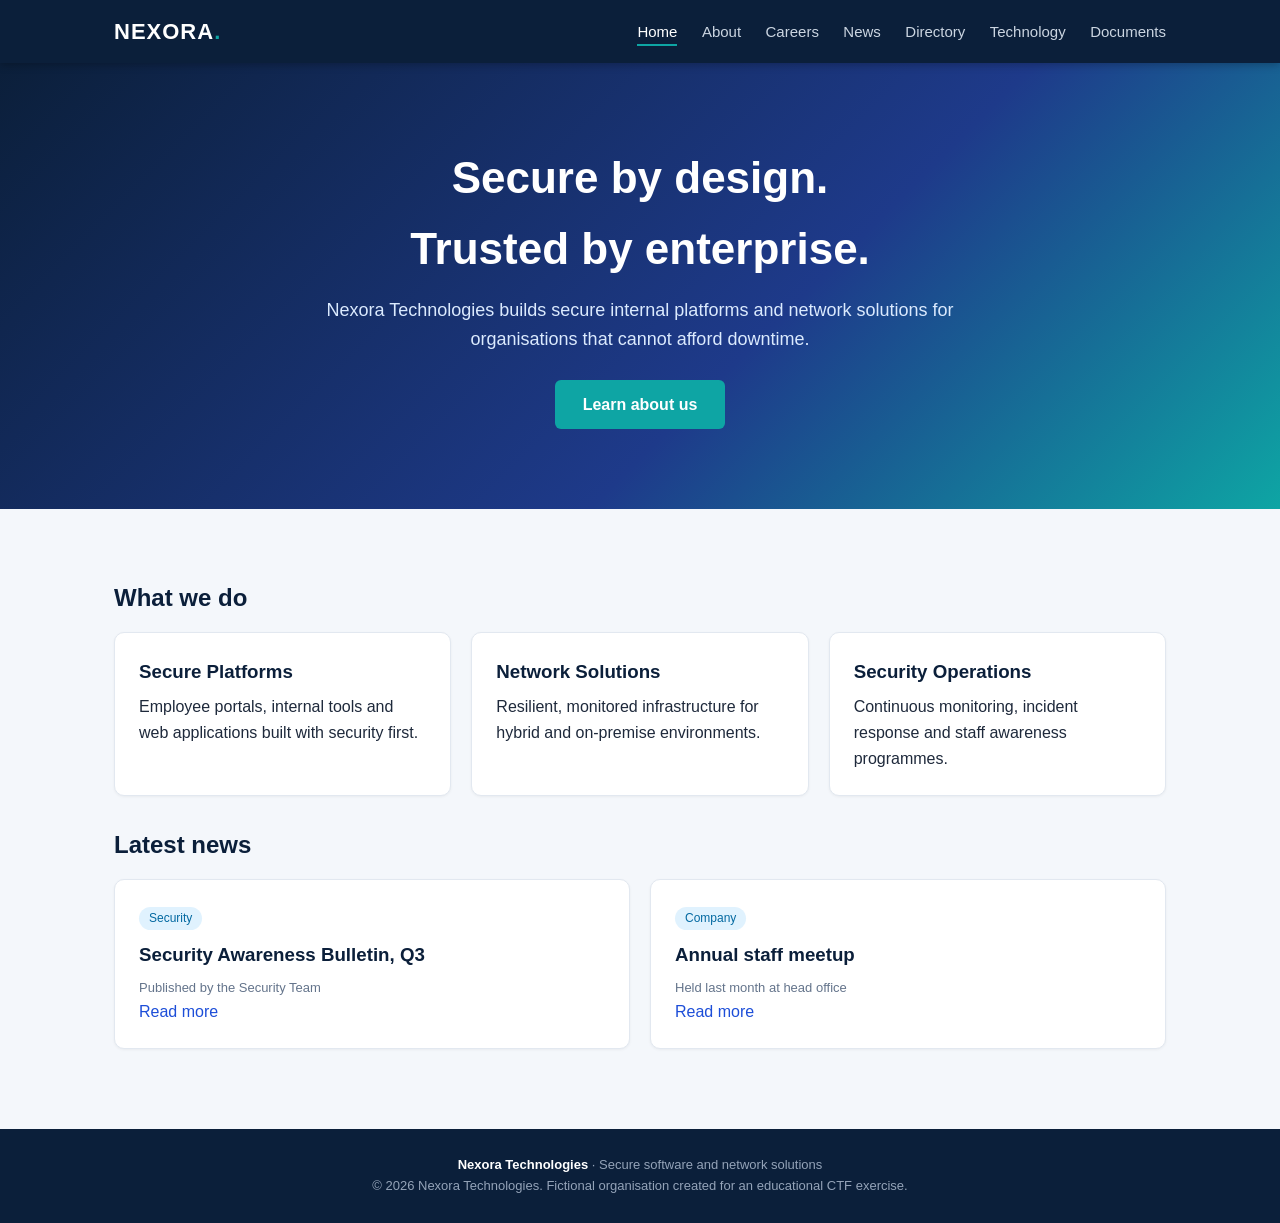
<file: ST-01/index.html>
<!DOCTYPE html>
<html lang="en"><head>
<meta charset="utf-8">
<meta name="viewport" content="width=device-width, initial-scale=1">
<title>Home | Nexora Technologies</title>
<link rel="icon" href="data:,">
<link rel="stylesheet" href="style.css">
</head><body>
<header><div class="bar">
<div class="logo">NEXORA<span>.</span></div>
<nav>
<a class="active" href="index.html">Home</a>
<a href="about.html">About</a>
<a href="careers.html">Careers</a>
<a href="news.html">News</a>
<a href="directory.html">Directory</a>
<a href="technology.html">Technology</a>
<a href="documents.html">Documents</a>
</nav></div></header>
<section class="hero">
<h1>Secure by design.<br>Trusted by enterprise.</h1>
<p>Nexora Technologies builds secure internal platforms and network solutions for organisations that cannot afford downtime.</p>
<a class="btn" href="about.html">Learn about us</a>
</section>
<main>
<h2>What we do</h2>
<div class="grid">
<div class="card"><h3>Secure Platforms</h3><p>Employee portals, internal tools and web applications built with security first.</p></div>
<div class="card"><h3>Network Solutions</h3><p>Resilient, monitored infrastructure for hybrid and on-premise environments.</p></div>
<div class="card"><h3>Security Operations</h3><p>Continuous monitoring, incident response and staff awareness programmes.</p></div>
</div>
<h2>Latest news</h2>
<div class="grid">
<div class="card"><span class="tag">Security</span><h3>Security Awareness Bulletin, Q3</h3><p class="date">Published by the Security Team</p><p><a href="news.html">Read more</a></p></div>
<div class="card"><span class="tag">Company</span><h3>Annual staff meetup</h3><p class="date">Held last month at head office</p><p><a href="news.html">Read more</a></p></div>
</div>
</main>
<footer><b>Nexora Technologies</b> &middot; Secure software and network solutions<br>
&copy; 2026 Nexora Technologies. Fictional organisation created for an educational CTF exercise.</footer>
</body></html>
</file>
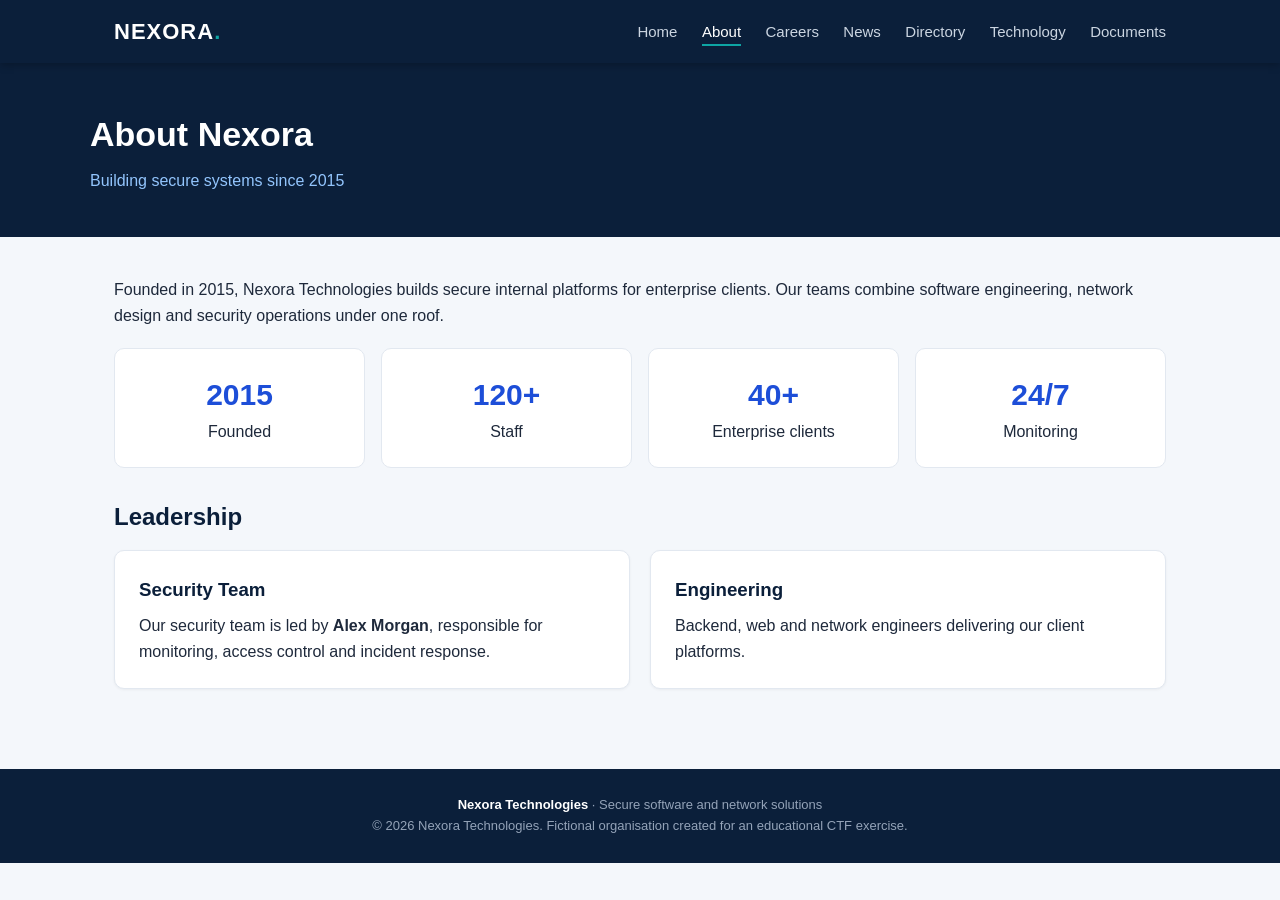
<file: ST-01/about.html>
<!DOCTYPE html>
<html lang="en"><head>
<meta charset="utf-8">
<meta name="viewport" content="width=device-width, initial-scale=1">
<title>About | Nexora Technologies</title>
<link rel="icon" href="data:,">
<link rel="stylesheet" href="style.css">
</head><body>
<header><div class="bar">
<div class="logo">NEXORA<span>.</span></div>
<nav>
<a href="index.html">Home</a>
<a class="active" href="about.html">About</a>
<a href="careers.html">Careers</a>
<a href="news.html">News</a>
<a href="directory.html">Directory</a>
<a href="technology.html">Technology</a>
<a href="documents.html">Documents</a>
</nav></div></header>
<div class="pagehead"><h1>About Nexora</h1><p>Building secure systems since 2015</p></div>
<main>
<p>Founded in 2015, Nexora Technologies builds secure internal platforms for enterprise clients. Our teams combine software engineering, network design and security operations under one roof.</p>
<div class="stats">
<div class="stat"><b>2015</b>Founded</div>
<div class="stat"><b>120+</b>Staff</div>
<div class="stat"><b>40+</b>Enterprise clients</div>
<div class="stat"><b>24/7</b>Monitoring</div>
</div>
<h2>Leadership</h2>
<div class="grid">
<div class="card"><h3>Security Team</h3><p>Our security team is led by <b>Alex Morgan</b>, responsible for monitoring, access control and incident response.</p></div>
<div class="card"><h3>Engineering</h3><p>Backend, web and network engineers delivering our client platforms.</p></div>
</div>
</main>
<footer><b>Nexora Technologies</b> &middot; Secure software and network solutions<br>
&copy; 2026 Nexora Technologies. Fictional organisation created for an educational CTF exercise.</footer>
</body></html>
</file>
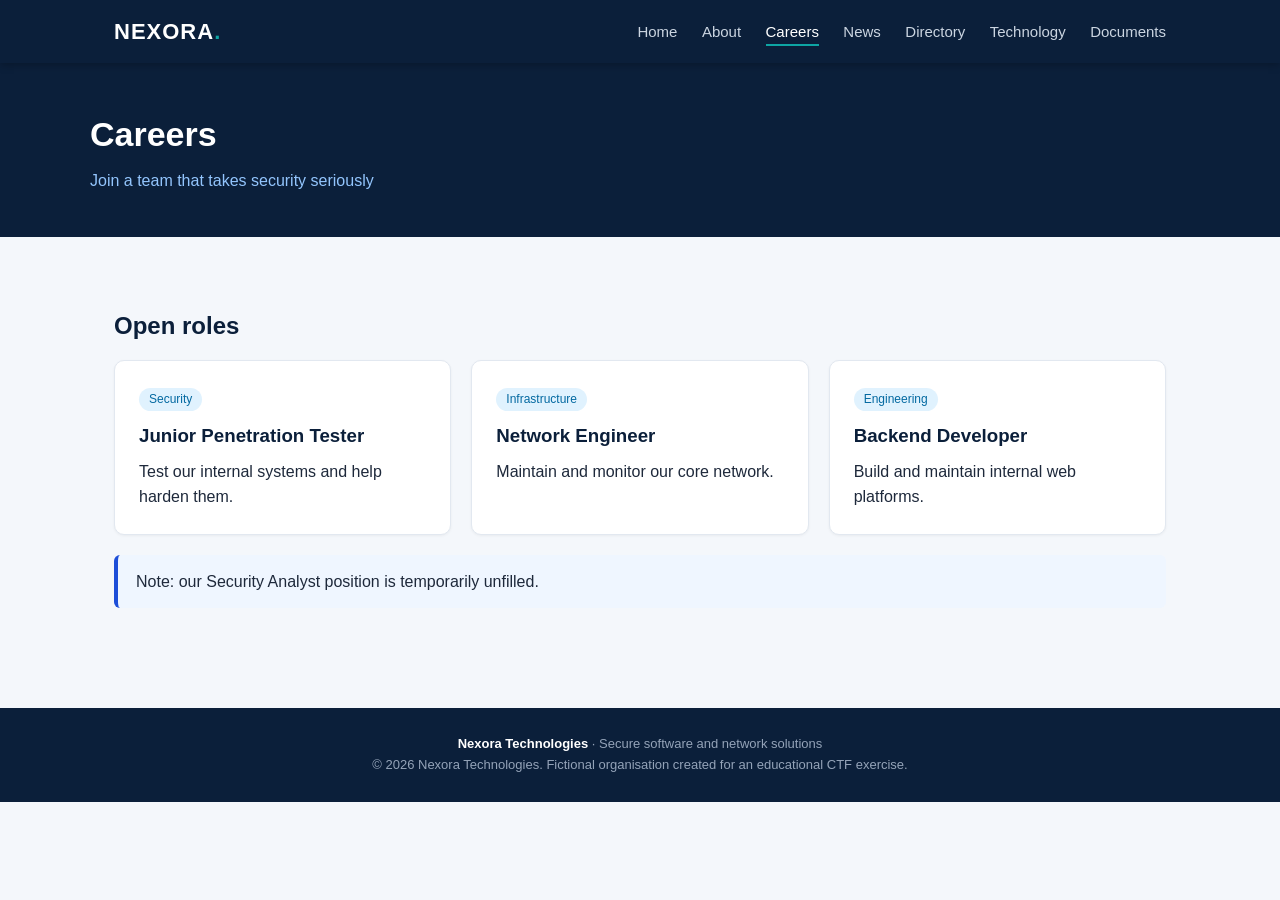
<file: ST-01/careers.html>
<!DOCTYPE html>
<html lang="en"><head>
<meta charset="utf-8">
<meta name="viewport" content="width=device-width, initial-scale=1">
<title>Careers | Nexora Technologies</title>
<link rel="icon" href="data:,">
<link rel="stylesheet" href="style.css">
</head><body>
<header><div class="bar">
<div class="logo">NEXORA<span>.</span></div>
<nav>
<a href="index.html">Home</a>
<a href="about.html">About</a>
<a class="active" href="careers.html">Careers</a>
<a href="news.html">News</a>
<a href="directory.html">Directory</a>
<a href="technology.html">Technology</a>
<a href="documents.html">Documents</a>
</nav></div></header>
<div class="pagehead"><h1>Careers</h1><p>Join a team that takes security seriously</p></div>
<main>
<h2>Open roles</h2>
<div class="grid">
<div class="card"><span class="tag">Security</span><h3>Junior Penetration Tester</h3><p>Test our internal systems and help harden them.</p></div>
<div class="card"><span class="tag">Infrastructure</span><h3>Network Engineer</h3><p>Maintain and monitor our core network.</p></div>
<div class="card"><span class="tag">Engineering</span><h3>Backend Developer</h3><p>Build and maintain internal web platforms.</p></div>
</div>
<div class="note">Note: our Security Analyst position is temporarily unfilled.</div>
</main>
<footer><b>Nexora Technologies</b> &middot; Secure software and network solutions<br>
&copy; 2026 Nexora Technologies. Fictional organisation created for an educational CTF exercise.</footer>
</body></html>
</file>
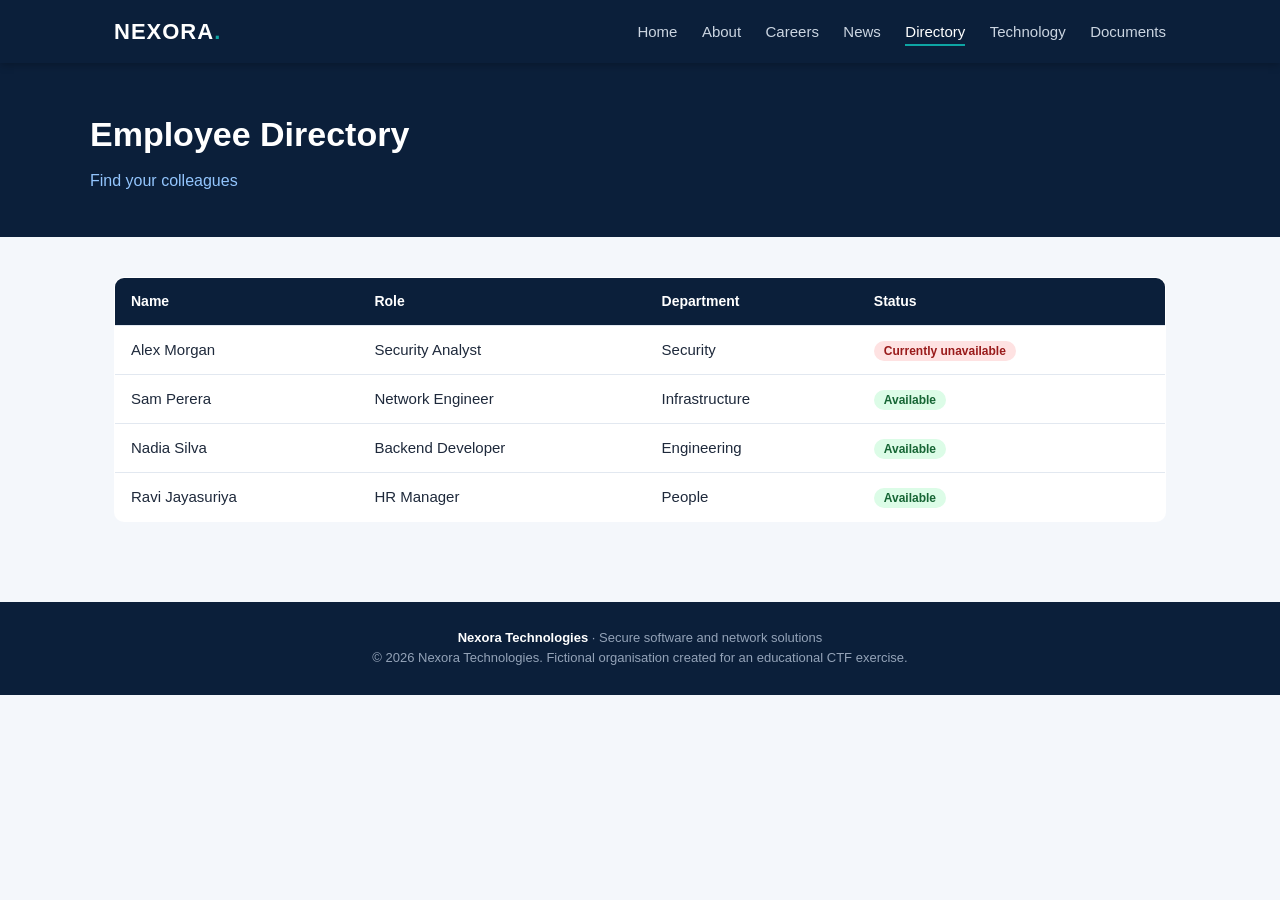
<file: ST-01/directory.html>
<!DOCTYPE html>
<html lang="en"><head>
<meta charset="utf-8">
<meta name="viewport" content="width=device-width, initial-scale=1">
<title>Employee Directory | Nexora Technologies</title>
<link rel="icon" href="data:,">
<link rel="stylesheet" href="style.css">
</head><body>
<header><div class="bar">
<div class="logo">NEXORA<span>.</span></div>
<nav>
<a href="index.html">Home</a>
<a href="about.html">About</a>
<a href="careers.html">Careers</a>
<a href="news.html">News</a>
<a class="active" href="directory.html">Directory</a>
<a href="technology.html">Technology</a>
<a href="documents.html">Documents</a>
</nav></div></header>
<div class="pagehead"><h1>Employee Directory</h1><p>Find your colleagues</p></div>
<main>
<table>
<tr><th>Name</th><th>Role</th><th>Department</th><th>Status</th></tr>
<tr><td>Alex Morgan</td><td>Security Analyst</td><td>Security</td><td><span class="badge away">Currently unavailable</span></td></tr>
<tr><td>Sam Perera</td><td>Network Engineer</td><td>Infrastructure</td><td><span class="badge ok">Available</span></td></tr>
<tr><td>Nadia Silva</td><td>Backend Developer</td><td>Engineering</td><td><span class="badge ok">Available</span></td></tr>
<tr><td>Ravi Jayasuriya</td><td>HR Manager</td><td>People</td><td><span class="badge ok">Available</span></td></tr>
</table>
</main>
<footer><b>Nexora Technologies</b> &middot; Secure software and network solutions<br>
&copy; 2026 Nexora Technologies. Fictional organisation created for an educational CTF exercise.</footer>
</body></html>
</file>
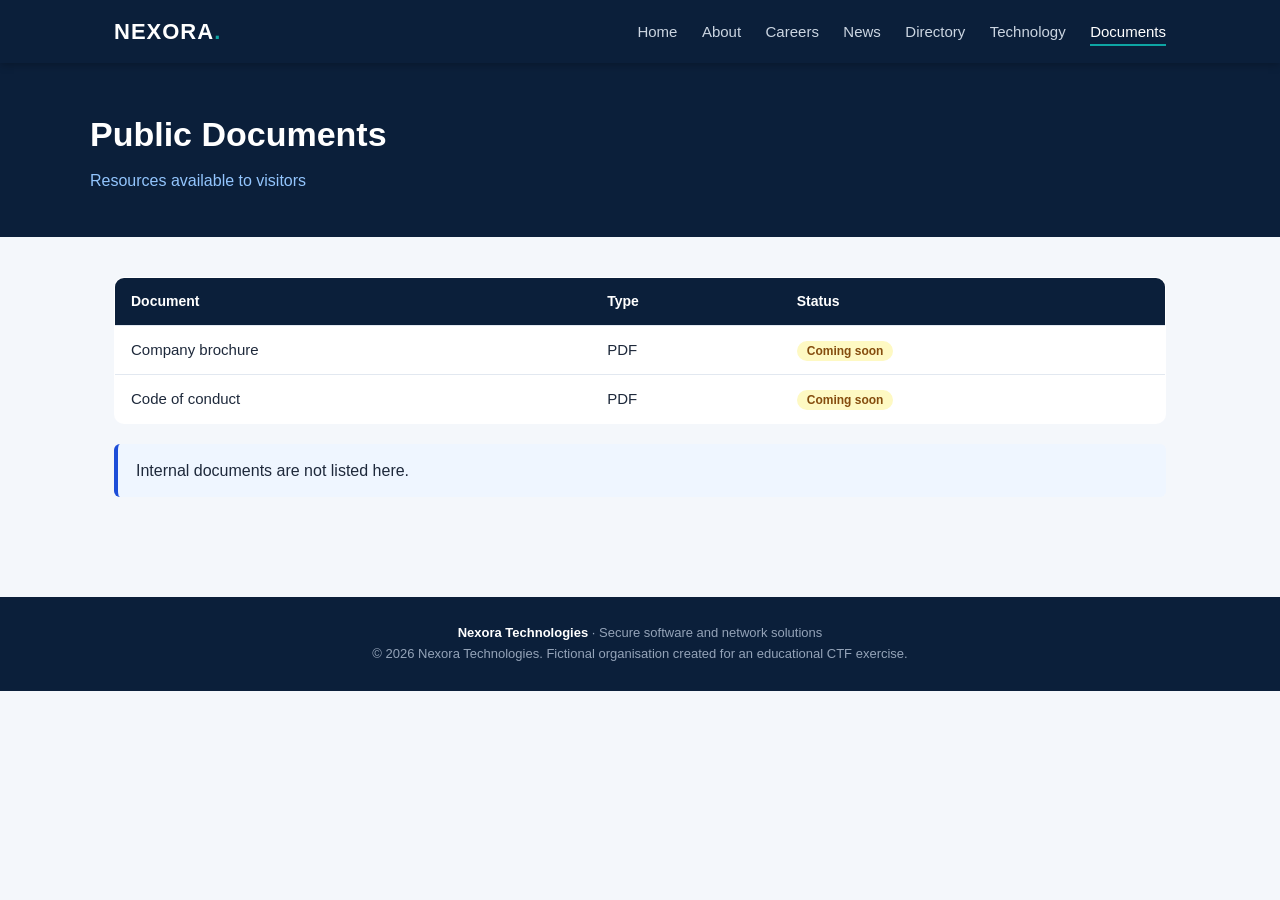
<file: ST-01/documents.html>
<!DOCTYPE html>
<html lang="en"><head>
<meta charset="utf-8">
<meta name="viewport" content="width=device-width, initial-scale=1">
<title>Documents | Nexora Technologies</title>
<link rel="icon" href="data:,">
<link rel="stylesheet" href="style.css">
</head><body>
<header><div class="bar">
<div class="logo">NEXORA<span>.</span></div>
<nav>
<a href="index.html">Home</a>
<a href="about.html">About</a>
<a href="careers.html">Careers</a>
<a href="news.html">News</a>
<a href="directory.html">Directory</a>
<a href="technology.html">Technology</a>
<a class="active" href="documents.html">Documents</a>
</nav></div></header>
<div class="pagehead"><h1>Public Documents</h1><p>Resources available to visitors</p></div>
<main>
<table>
<tr><th>Document</th><th>Type</th><th>Status</th></tr>
<tr><td>Company brochure</td><td>PDF</td><td><span class="badge soon">Coming soon</span></td></tr>
<tr><td>Code of conduct</td><td>PDF</td><td><span class="badge soon">Coming soon</span></td></tr>
</table>
<div class="note">Internal documents are not listed here.</div>
</main>
<footer><b>Nexora Technologies</b> &middot; Secure software and network solutions<br>
&copy; 2026 Nexora Technologies. Fictional organisation created for an educational CTF exercise.</footer>
</body></html>
</file>
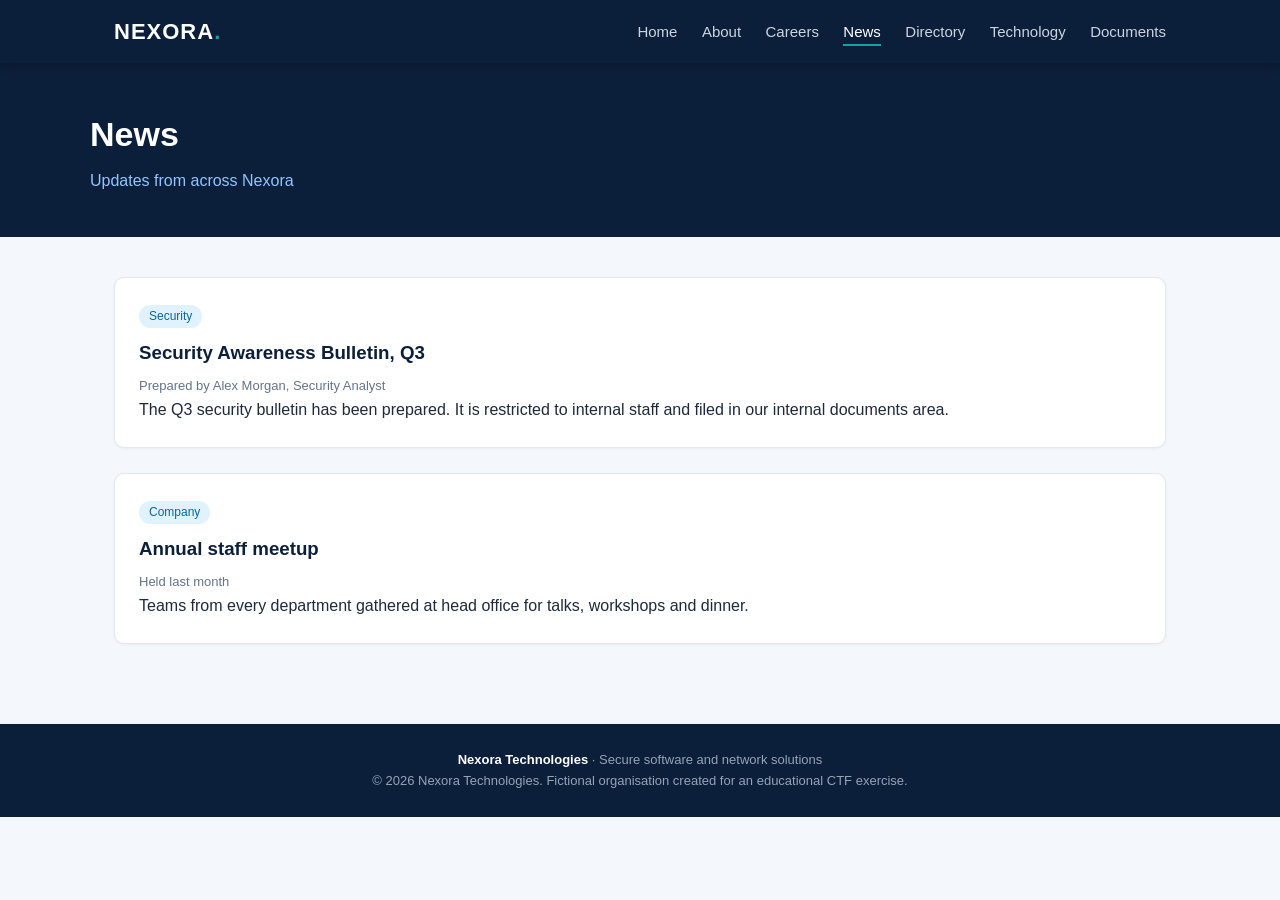
<file: ST-01/news.html>
<!DOCTYPE html>
<html lang="en"><head>
<meta charset="utf-8">
<meta name="viewport" content="width=device-width, initial-scale=1">
<title>News | Nexora Technologies</title>
<link rel="icon" href="data:,">
<link rel="stylesheet" href="style.css">
</head><body>
<header><div class="bar">
<div class="logo">NEXORA<span>.</span></div>
<nav>
<a href="index.html">Home</a>
<a href="about.html">About</a>
<a href="careers.html">Careers</a>
<a class="active" href="news.html">News</a>
<a href="directory.html">Directory</a>
<a href="technology.html">Technology</a>
<a href="documents.html">Documents</a>
</nav></div></header>
<div class="pagehead"><h1>News</h1><p>Updates from across Nexora</p></div>
<main>
<div class="card"><span class="tag">Security</span><h3>Security Awareness Bulletin, Q3</h3>
<p class="date">Prepared by Alex Morgan, Security Analyst</p>
<p>The Q3 security bulletin has been prepared. It is restricted to internal staff and filed in our internal documents area.</p></div>
<br>
<div class="card"><span class="tag">Company</span><h3>Annual staff meetup</h3>
<p class="date">Held last month</p>
<p>Teams from every department gathered at head office for talks, workshops and dinner.</p></div>
</main>
<footer><b>Nexora Technologies</b> &middot; Secure software and network solutions<br>
&copy; 2026 Nexora Technologies. Fictional organisation created for an educational CTF exercise.</footer>
</body></html>
</file>
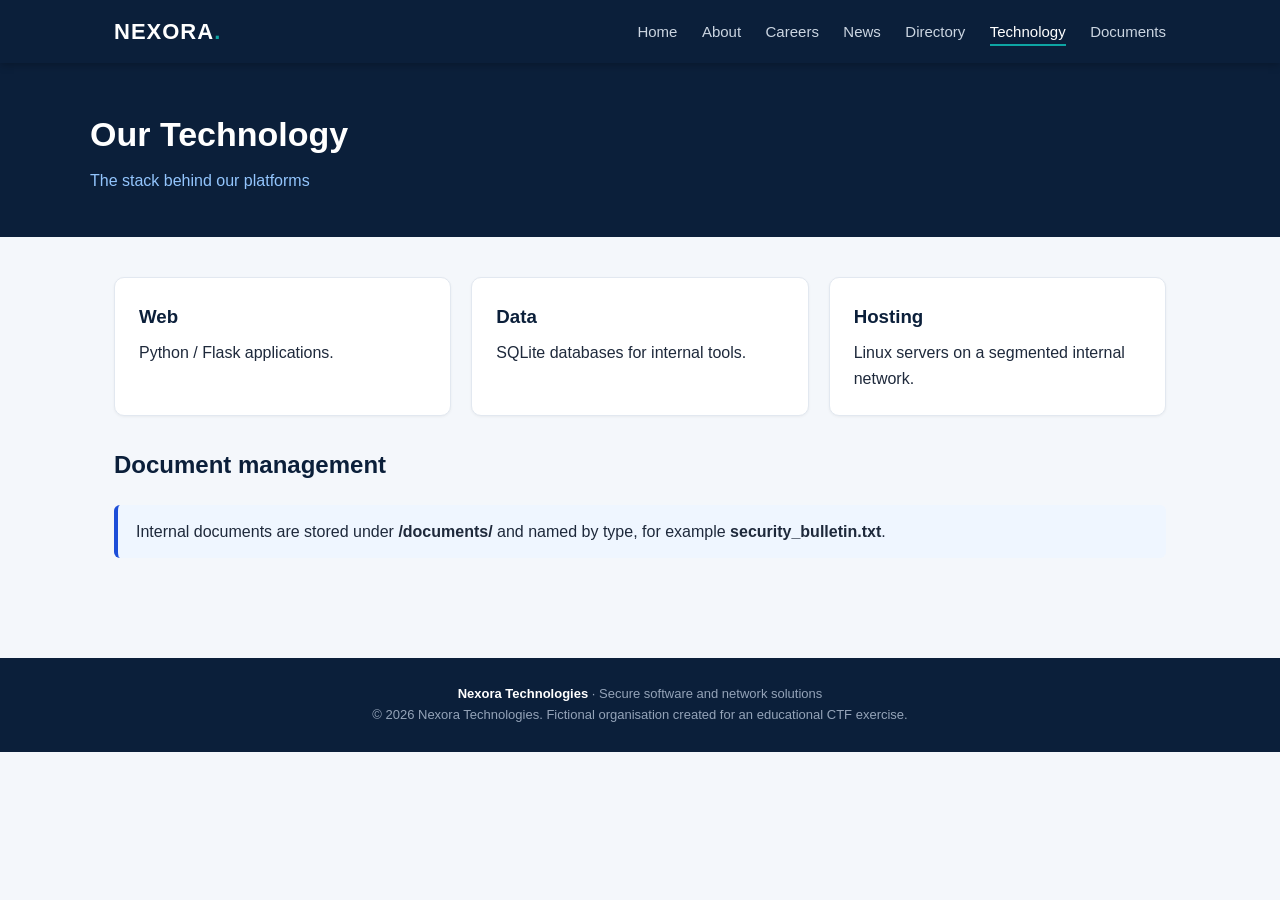
<file: ST-01/technology.html>
<!DOCTYPE html>
<html lang="en"><head>
<meta charset="utf-8">
<meta name="viewport" content="width=device-width, initial-scale=1">
<title>Technology | Nexora Technologies</title>
<link rel="icon" href="data:,">
<link rel="stylesheet" href="style.css">
</head><body>
<header><div class="bar">
<div class="logo">NEXORA<span>.</span></div>
<nav>
<a href="index.html">Home</a>
<a href="about.html">About</a>
<a href="careers.html">Careers</a>
<a href="news.html">News</a>
<a href="directory.html">Directory</a>
<a class="active" href="technology.html">Technology</a>
<a href="documents.html">Documents</a>
</nav></div></header>
<div class="pagehead"><h1>Our Technology</h1><p>The stack behind our platforms</p></div>
<main>
<div class="grid">
<div class="card"><h3>Web</h3><p>Python / Flask applications.</p></div>
<div class="card"><h3>Data</h3><p>SQLite databases for internal tools.</p></div>
<div class="card"><h3>Hosting</h3><p>Linux servers on a segmented internal network.</p></div>
</div>
<h2>Document management</h2>
<div class="note">Internal documents are stored under <b>/documents/</b> and named by type, for example <b>security_bulletin.txt</b>.</div>
</main>
<footer><b>Nexora Technologies</b> &middot; Secure software and network solutions<br>
&copy; 2026 Nexora Technologies. Fictional organisation created for an educational CTF exercise.</footer>
</body></html>
</file>
<file: ST-01/style.css>
:root{--navy:#0b1f3a;--blue:#1d4ed8;--teal:#0ea5a4;--bg:#f4f7fb;--ink:#1e293b;--muted:#64748b;--line:#e2e8f0}
*{box-sizing:border-box;margin:0;padding:0}
body{font-family:-apple-system,"Segoe UI",Helvetica,Arial,sans-serif;background:var(--bg);color:var(--ink);line-height:1.6}
a{color:var(--blue);text-decoration:none}
a:hover{text-decoration:underline}
header{background:var(--navy);position:sticky;top:0;z-index:10;box-shadow:0 2px 8px rgba(0,0,0,.25)}
.bar{max-width:1100px;margin:0 auto;padding:14px 24px;display:flex;align-items:center;justify-content:space-between;flex-wrap:wrap;gap:10px}
.logo{color:#fff;font-weight:800;font-size:22px;letter-spacing:1px}
.logo span{color:var(--teal)}
nav a{color:#cbd5e1;margin-left:20px;font-size:15px;padding-bottom:4px}
nav a:hover{color:#fff;text-decoration:none}
nav a.active{color:#fff;border-bottom:2px solid var(--teal)}
.hero{background:linear-gradient(135deg,var(--navy),#1e3a8a 60%,var(--teal));color:#fff;padding:80px 24px;text-align:center}
.hero h1{font-size:44px;margin-bottom:12px}
.hero p{max-width:640px;margin:0 auto;font-size:18px;color:#dbeafe}
.btn{display:inline-block;margin-top:26px;background:var(--teal);color:#fff;padding:12px 28px;border-radius:6px;font-weight:600}
.btn:hover{text-decoration:none;background:#0d9488}
.pagehead{background:var(--navy);color:#fff;padding:44px 24px}
.pagehead h1{max-width:1100px;margin:0 auto;font-size:34px}
.pagehead p{max-width:1100px;margin:6px auto 0;color:#93c5fd}
main{max-width:1100px;margin:0 auto;padding:40px 24px}
h2{margin:30px 0 14px;color:var(--navy)}
.grid{display:grid;grid-template-columns:repeat(auto-fit,minmax(250px,1fr));gap:20px}
.card{background:#fff;border:1px solid var(--line);border-radius:10px;padding:24px;box-shadow:0 1px 3px rgba(0,0,0,.05)}
.card h3{color:var(--navy);margin-bottom:8px}
.card .tag{display:inline-block;font-size:12px;background:#e0f2fe;color:#0369a1;padding:2px 10px;border-radius:20px;margin-bottom:10px}
.date{color:var(--muted);font-size:13px}
.stats{display:grid;grid-template-columns:repeat(auto-fit,minmax(160px,1fr));gap:16px;margin:20px 0}
.stat{background:#fff;border-radius:10px;padding:22px;text-align:center;border:1px solid var(--line)}
.stat b{display:block;font-size:30px;color:var(--blue)}
table{width:100%;border-collapse:collapse;background:#fff;border-radius:10px;overflow:hidden;border:1px solid var(--line)}
th{background:var(--navy);color:#fff;text-align:left;padding:12px 16px;font-size:14px}
td{padding:12px 16px;border-top:1px solid var(--line);font-size:15px}
.badge{font-size:12px;padding:3px 10px;border-radius:20px;font-weight:600}
.ok{background:#dcfce7;color:#166534}
.away{background:#fee2e2;color:#991b1b}
.soon{background:#fef9c3;color:#854d0e}
.note{background:#eff6ff;border-left:4px solid var(--blue);padding:14px 18px;border-radius:6px;margin:20px 0}
footer{background:var(--navy);color:#94a3b8;text-align:center;padding:26px 24px;font-size:13px;margin-top:40px}
footer b{color:#fff}
</file>
